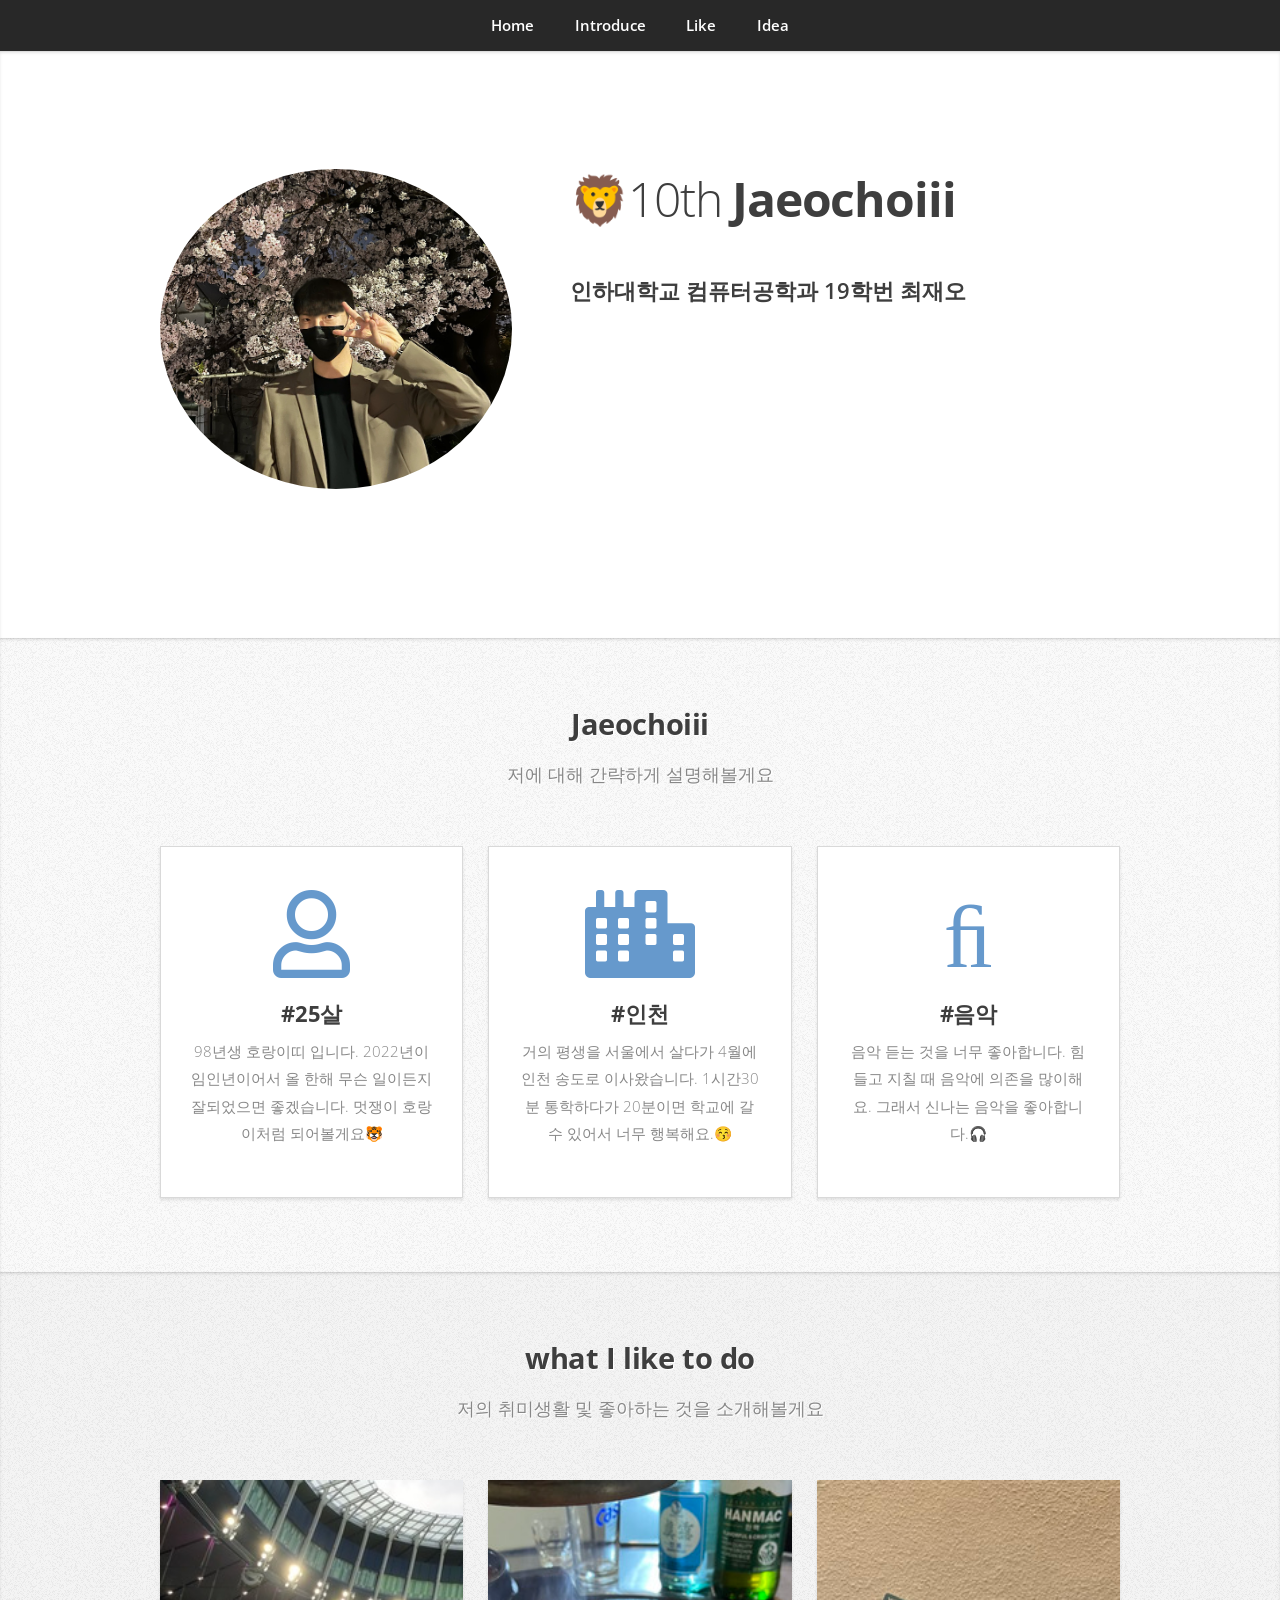
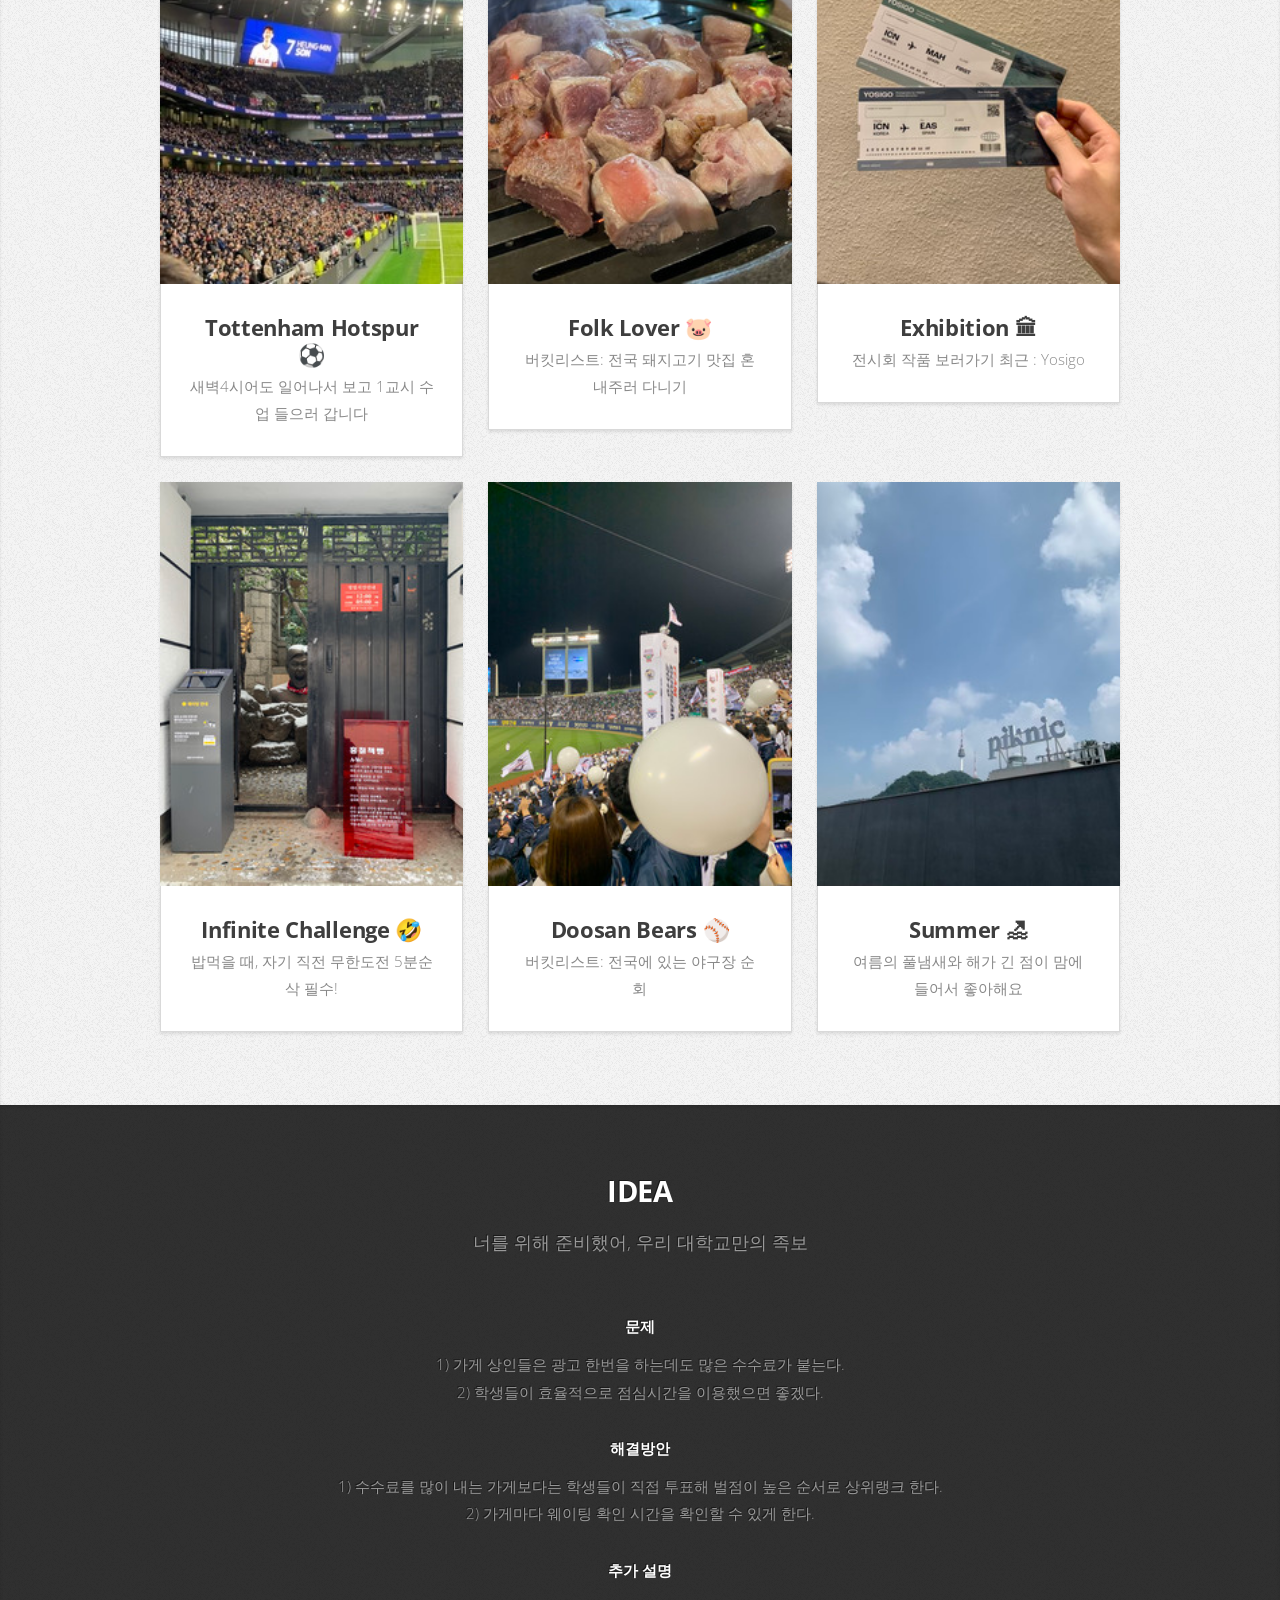
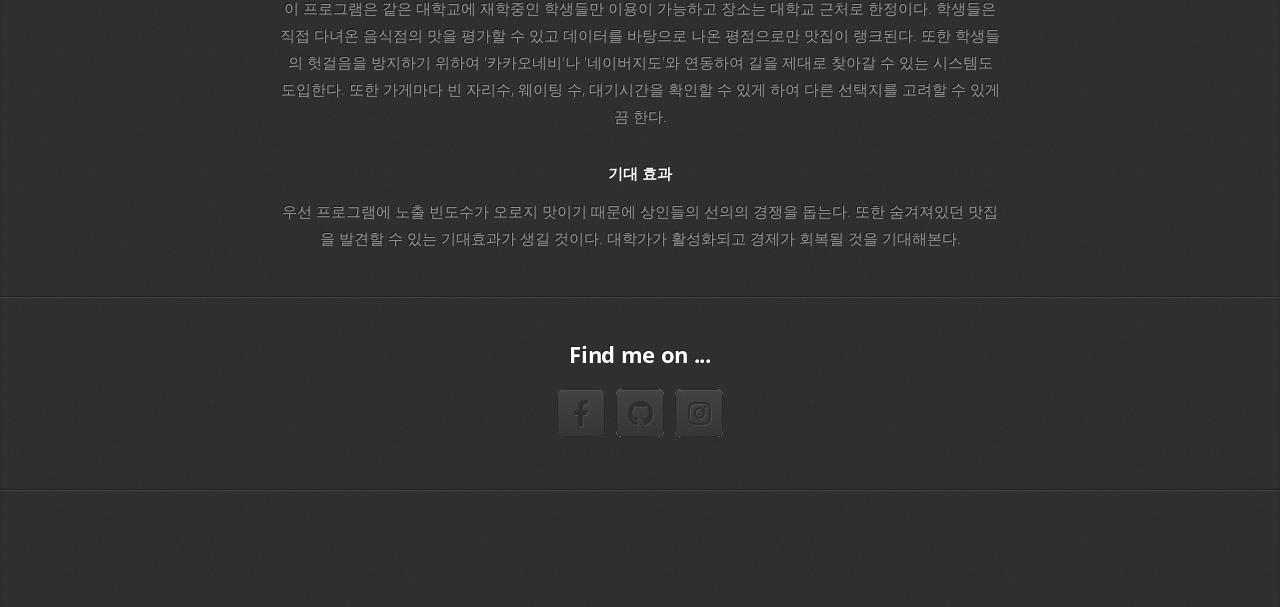
<file: index.html>
<!DOCTYPE HTML>
<html>
	<head>
		<title>Jaeochoiii</title>
		<meta charset="utf-8" />
		<meta name="viewport" content="width=device-width, initial-scale=1, user-scalable=no" />
		<link rel="stylesheet" href="assets/css/main.css" />
	</head>
	<body class="is-preload">

			<nav id="nav">
				<ul class="container">
					<li><a href="#top">Home</a></li>
					<li><a href="#work">Introduce</a></li>
					<li><a href="#portfolio">Like</a></li>
					<li><a href="#contact">Idea</a></li>
				</ul>
			</nav>
			<article id="top" class="wrapper style1">
				<div class="container">
					<div class="row">
						<div class="col-4 col-5-large col-12-medium">
							<span class="image fit"><img src="images/profile.JPEG" alt="" /></span>
						</div>
						<div class="col-8 col-7-large col-12-medium">
							<header>
								<h1>🦁10th<strong> Jaeochoiii </strong></h1>
							</header>
							<p><strong>인하대학교 컴퓨터공학과 19학번 최재오</strong></p>
						</div>
					</div>
				</div>
			</article>
			<article id="work" class="wrapper style2">
				<div class="container">
					<header>
						<h2>Jaeochoiii</h2>
						<p>저에 대해 간략하게 설명해볼게요</p>
					</header>
					<div class="row aln-center">
						<div class="col-4 col-6-medium col-12-small">
							<section class="box style1">
								<span class="icon featured fa-user"></span>
								<h3>#25살</h3>
								<p>98년생 호랑이띠 입니다. 2022년이 임인년이어서 올 한해 무슨 일이든지 잘되었으면 좋겠습니다. 멋쟁이 호랑이처럼 되어볼게요🐯</p>
							</section>
						</div>
						<div class="col-4 col-6-medium col-12-small">
							<section class="box style1">
								<span class="icon solid featured fa-city"></span>
								<h3>#인천</h3>
								<p>거의 평생을 서울에서 살다가 4월에 인천 송도로 이사왔습니다. 1시간30분 통학하다가 20분이면 학교에 갈 수 있어서 너무 행복해요.😚</p>
							</section>
						</div>
						<div class="col-4 col-6-medium col-12-small">
							<section class="box style1">
								<span class="icon featured fa-music"></span>
								<h3>#음악</h3>
								<p>음악 듣는 것을 너무 좋아합니다. 힘들고 지칠 때 음악에 의존을 많이해요. 그래서 신나는 음악을 좋아합니다.🎧</p>
							</section>
						</div>
					</div>
				</div>
			</article>

		<!-- Portfolio -->
			<article id="portfolio" class="wrapper style3">
				<div class="container">
					<header>
						<h2>what I like to do</h2>
						<p>저의 취미생활 및 좋아하는 것을 소개해볼게요</p>
					</header>
					<div class="row">
						<div class="col-4 col-6-medium col-12-small">
							<article class="box style2">
								<a href="#" class="image featured"><img src="images/hobby1.jpg" alt="" /></a>
								<h3><a href="#">Tottenham Hotspur ⚽️</a></h3>
								<p>새벽4시어도 일어나서 보고 1교시 수업 들으러 갑니다</p>
							</article>
						</div>
						<div class="col-4 col-6-medium col-12-small">
							<article class="box style2">
								<a href="#" class="image featured"><img src="images/hobby2.jpg" alt="" /></a>
								<h3><a href="#">Folk Lover 🐷</a></h3>
								<p>버킷리스트: 전국 돼지고기 맛집 혼내주러 다니기</p>
							</article>
						</div>
						<div class="col-4 col-6-medium col-12-small">
							<article class="box style2">
								<a href="#" class="image featured"><img src="images/hobby3.jpg" alt="" /></a>
								<h3><a href="#">Exhibition 🏛</a></h3>
								<p>전시회 작품 보러가기 최근 : Yosigo</p>
							</article>
						</div>
						<div class="col-4 col-6-medium col-12-small">
							<article class="box style2">
								<a href="#" class="image featured"><img src="images/hobby4.jpg" alt="" /></a>
								<h3><a href="#">Infinite Challenge 🤣</a></h3>
								<p>밥먹을 때, 자기 직전 무한도전 5분순삭 필수!</p>
							</article>
						</div>
						<div class="col-4 col-6-medium col-12-small">
							<article class="box style2">
								<a href="#" class="image featured"><img src="images/hobby5.jpg" alt="" /></a>
								<h3><a href="#">Doosan Bears ⚾️</a></h3>
								<p>버킷리스트: 전국에 있는 야구장 순회</p>
							</article>
						</div>
						<div class="col-4 col-6-medium col-12-small">
							<article class="box style2">
								<a href="#" class="image featured"><img src="images/hobby6.jpg" alt="" /></a>
								<h3><a href="#">Summer 🏖</a></h3>
								<p>여름의 풀냄새와 해가 긴 점이 맘에 들어서 좋아해요</p>
							</article>
						</div>
					</div>
				</div>
			</article>

		<!-- Contact -->
			<article id="contact" class="wrapper style4">
				<div class="container medium">
					<header>
						<h2>IDEA</h2>
						<p>너를 위해 준비했어, 우리 대학교만의 족보</p>
					</header>
					<h4>문제</h4>
					<p>1) 가게 상인들은 광고 한번을 하는데도 많은 수수료가 붙는다.<br> 2) 학생들이 효율적으로 점심시간을 이용했으면 좋겠다.</p>
					<h4>해결방안</h4>
					<p>1) 수수료를 많이 내는 가게보다는 학생들이 직접 투표해 벌점이 높은 순서로 상위랭크 한다. <br> 2) 가게마다 웨이팅 확인 시간을 확인할 수 있게 한다. </p>
					<h4>추가 설명</h4>
					<p>이 프로그램은 같은 대학교에 재학중인 학생들만 이용이 가능하고 장소는 대학교 근처로 한정이다. 학생들은 직접 다녀온 음식점의 맛을 평가할 수 있고 데이터를 바탕으로 나온 평점으로만 맛집이 랭크된다. 
						또한 학생들의 헛걸음을 방지하기 위하여 '카카오네비'나 '네이버지도'와 연동하여 길을 제대로 찾아갈 수 있는 시스템도 도입한다. 또한 가게마다 빈 자리수, 웨이팅 수, 대기시간을 확인할 수 있게 하여
						다른 선택지를 고려할 수 있게끔 한다.
					</p>
					<h4> 기대 효과</h4>
					<p>우선 프로그램에 노출 빈도수가 오로지 맛이기 때문에 상인들의 선의의 경쟁을 돕는다. 또한 숨겨져있던 맛집을 발견할 수 있는 기대효과가 생길 것이다. 
						대학가가 활성화되고 경제가 회복될 것을 기대해본다.
					</p>
				</div>
						<div class="col-12">
							<hr />
							<h3>Find me on ...</h3>
							<ul class="social">
								<li><a href="https://www.facebook.com/JOJXEO" class="icon brands fa-facebook-f"><span class="label">Facebook</span></a></li>
								<li><a href="https://github.com/jaeochoii" class="icon brands fa-github"><span class="label">Github</span></a></li>
								<li><a href="https://www.instagram.com/jaeochoiii0716/" class="icon brands fa-instagram"><span class="label">Github</span></a></li>
							</ul>
							<hr />
						</div>
					</div>
				</div>
			</article>

		<!-- Scripts -->
			<script src="assets/js/jquery.min.js"></script>
			<script src="assets/js/jquery.scrolly.min.js"></script>
			<script src="assets/js/browser.min.js"></script>
			<script src="assets/js/breakpoints.min.js"></script>
			<script src="assets/js/util.js"></script>
			<script src="assets/js/main.js"></script>

	</body>
</html>
</file>
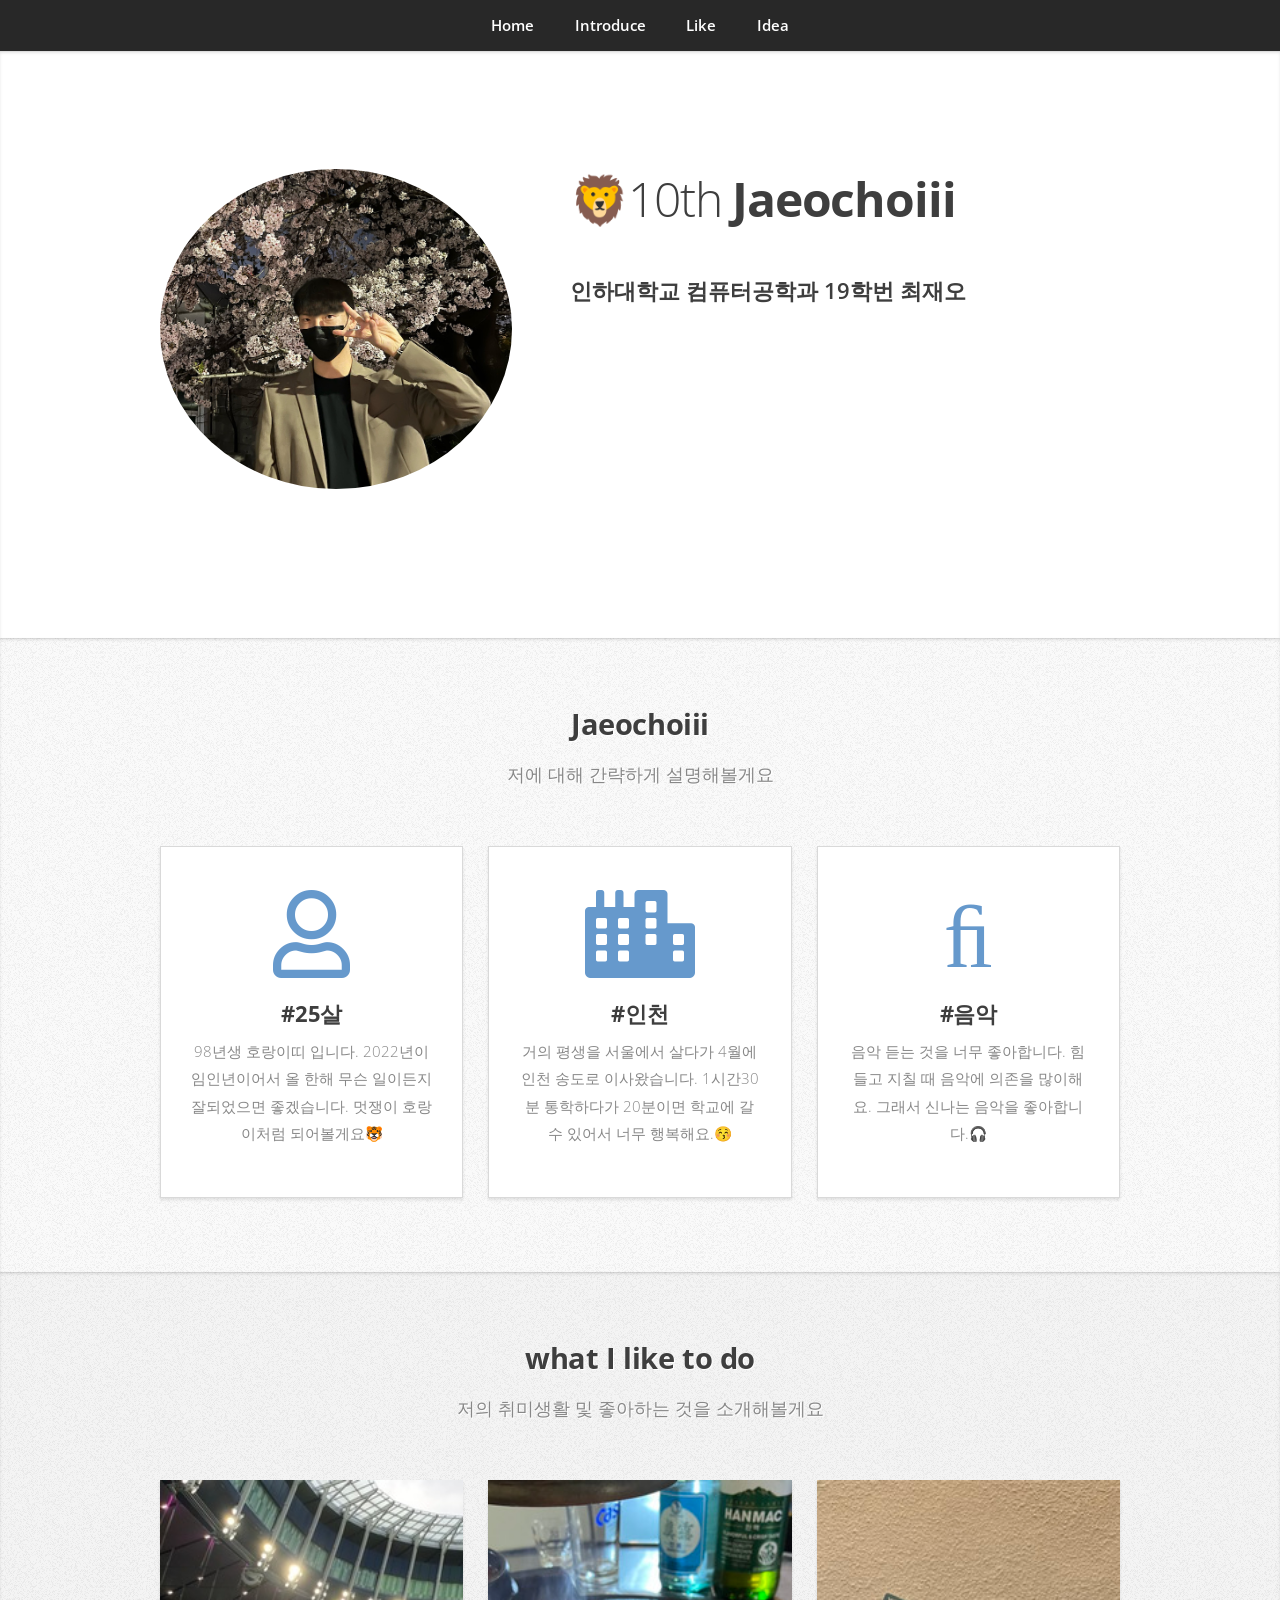
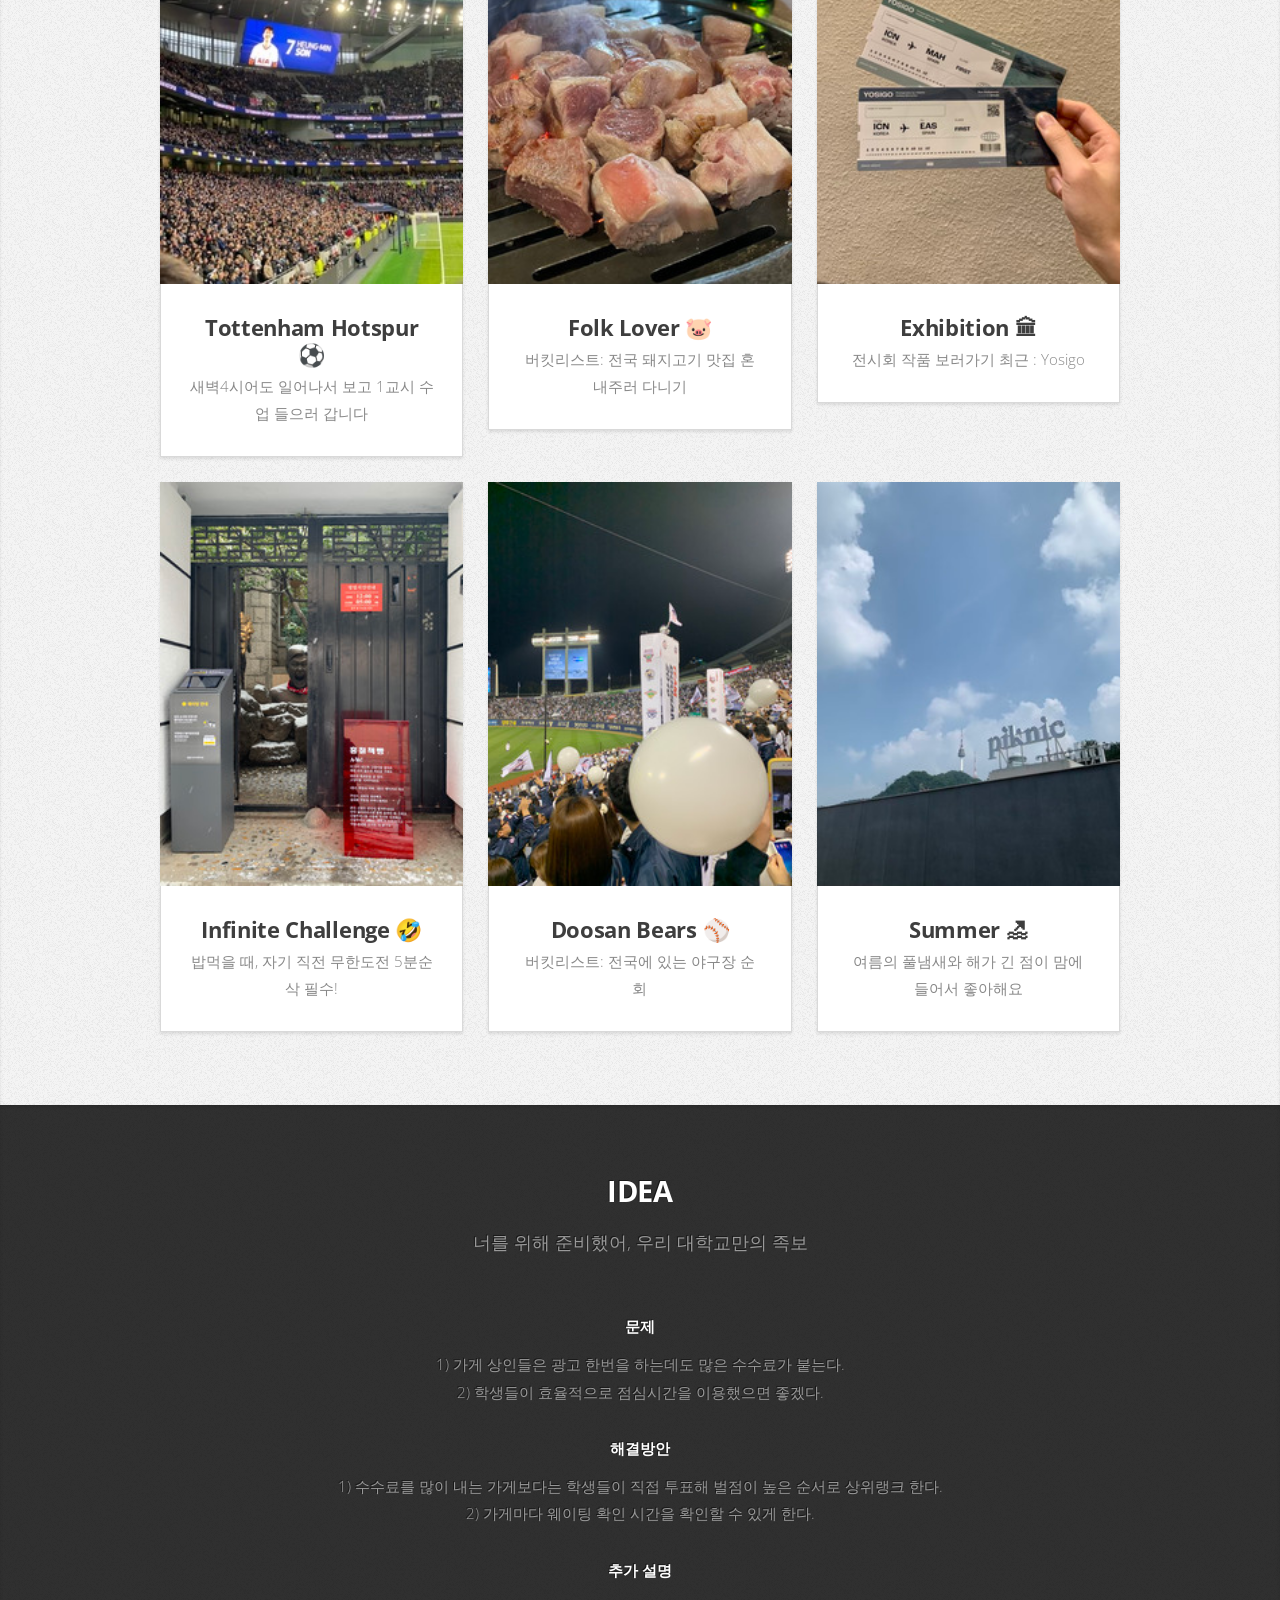
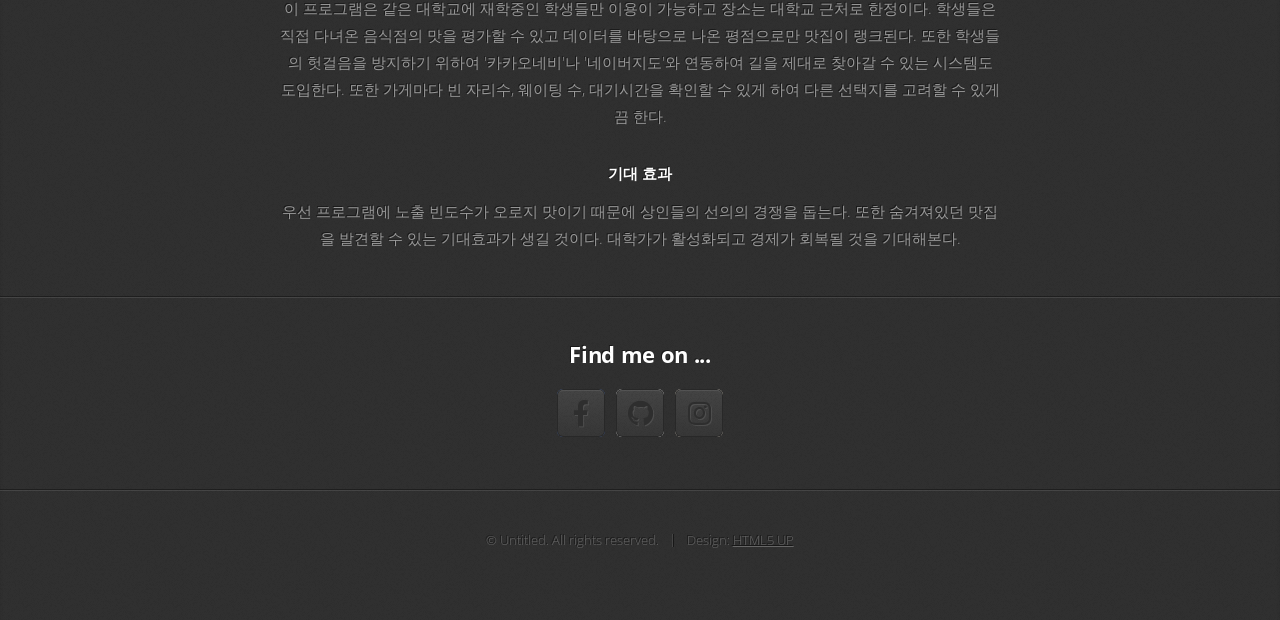
<file: introduce.html>
<!DOCTYPE HTML>
<html>
	<head>
		<title>Jaeochoiii</title>
		<meta charset="utf-8" />
		<meta name="viewport" content="width=device-width, initial-scale=1, user-scalable=no" />
		<link rel="stylesheet" href="assets/css/main.css" />
	</head>
	<body class="is-preload">

			<nav id="nav">
				<ul class="container">
					<li><a href="#top">Home</a></li>
					<li><a href="#work">Introduce</a></li>
					<li><a href="#portfolio">Like</a></li>
					<li><a href="#contact">Idea</a></li>
				</ul>
			</nav>
			<article id="top" class="wrapper style1">
				<div class="container">
					<div class="row">
						<div class="col-4 col-5-large col-12-medium">
							<span class="image fit"><img src="images/profile.JPEG" alt="" /></span>
						</div>
						<div class="col-8 col-7-large col-12-medium">
							<header>
								<h1>🦁10th<strong> Jaeochoiii </strong></h1>
							</header>
							<p><strong>인하대학교 컴퓨터공학과 19학번 최재오</strong></p>
						</div>
					</div>
				</div>
			</article>
			<article id="work" class="wrapper style2">
				<div class="container">
					<header>
						<h2>Jaeochoiii</h2>
						<p>저에 대해 간략하게 설명해볼게요</p>
					</header>
					<div class="row aln-center">
						<div class="col-4 col-6-medium col-12-small">
							<section class="box style1">
								<span class="icon featured fa-user"></span>
								<h3>#25살</h3>
								<p>98년생 호랑이띠 입니다. 2022년이 임인년이어서 올 한해 무슨 일이든지 잘되었으면 좋겠습니다. 멋쟁이 호랑이처럼 되어볼게요🐯</p>
							</section>
						</div>
						<div class="col-4 col-6-medium col-12-small">
							<section class="box style1">
								<span class="icon solid featured fa-city"></span>
								<h3>#인천</h3>
								<p>거의 평생을 서울에서 살다가 4월에 인천 송도로 이사왔습니다. 1시간30분 통학하다가 20분이면 학교에 갈 수 있어서 너무 행복해요.😚</p>
							</section>
						</div>
						<div class="col-4 col-6-medium col-12-small">
							<section class="box style1">
								<span class="icon featured fa-music"></span>
								<h3>#음악</h3>
								<p>음악 듣는 것을 너무 좋아합니다. 힘들고 지칠 때 음악에 의존을 많이해요. 그래서 신나는 음악을 좋아합니다.🎧</p>
							</section>
						</div>
					</div>
				</div>
			</article>

		<!-- Portfolio -->
			<article id="portfolio" class="wrapper style3">
				<div class="container">
					<header>
						<h2>what I like to do</h2>
						<p>저의 취미생활 및 좋아하는 것을 소개해볼게요</p>
					</header>
					<div class="row">
						<div class="col-4 col-6-medium col-12-small">
							<article class="box style2">
								<a href="#" class="image featured"><img src="images/hobby1.jpg" alt="" /></a>
								<h3><a href="#">Tottenham Hotspur ⚽️</a></h3>
								<p>새벽4시어도 일어나서 보고 1교시 수업 들으러 갑니다</p>
							</article>
						</div>
						<div class="col-4 col-6-medium col-12-small">
							<article class="box style2">
								<a href="#" class="image featured"><img src="images/hobby2.jpg" alt="" /></a>
								<h3><a href="#">Folk Lover 🐷</a></h3>
								<p>버킷리스트: 전국 돼지고기 맛집 혼내주러 다니기</p>
							</article>
						</div>
						<div class="col-4 col-6-medium col-12-small">
							<article class="box style2">
								<a href="#" class="image featured"><img src="images/hobby3.jpg" alt="" /></a>
								<h3><a href="#">Exhibition 🏛</a></h3>
								<p>전시회 작품 보러가기 최근 : Yosigo</p>
							</article>
						</div>
						<div class="col-4 col-6-medium col-12-small">
							<article class="box style2">
								<a href="#" class="image featured"><img src="images/hobby4.jpg" alt="" /></a>
								<h3><a href="#">Infinite Challenge 🤣</a></h3>
								<p>밥먹을 때, 자기 직전 무한도전 5분순삭 필수!</p>
							</article>
						</div>
						<div class="col-4 col-6-medium col-12-small">
							<article class="box style2">
								<a href="#" class="image featured"><img src="images/hobby5.jpg" alt="" /></a>
								<h3><a href="#">Doosan Bears ⚾️</a></h3>
								<p>버킷리스트: 전국에 있는 야구장 순회</p>
							</article>
						</div>
						<div class="col-4 col-6-medium col-12-small">
							<article class="box style2">
								<a href="#" class="image featured"><img src="images/hobby6.jpg" alt="" /></a>
								<h3><a href="#">Summer 🏖</a></h3>
								<p>여름의 풀냄새와 해가 긴 점이 맘에 들어서 좋아해요</p>
							</article>
						</div>
					</div>
				</div>
			</article>

		<!-- Contact -->
			<article id="contact" class="wrapper style4">
				<div class="container medium">
					<header>
						<h2>IDEA</h2>
						<p>너를 위해 준비했어, 우리 대학교만의 족보</p>
					</header>
					<h4>문제</h4>
					<p>1) 가게 상인들은 광고 한번을 하는데도 많은 수수료가 붙는다.<br> 2) 학생들이 효율적으로 점심시간을 이용했으면 좋겠다.</p>
					<h4>해결방안</h4>
					<p>1) 수수료를 많이 내는 가게보다는 학생들이 직접 투표해 벌점이 높은 순서로 상위랭크 한다. <br> 2) 가게마다 웨이팅 확인 시간을 확인할 수 있게 한다. </p>
					<h4>추가 설명</h4>
					<p>이 프로그램은 같은 대학교에 재학중인 학생들만 이용이 가능하고 장소는 대학교 근처로 한정이다. 학생들은 직접 다녀온 음식점의 맛을 평가할 수 있고 데이터를 바탕으로 나온 평점으로만 맛집이 랭크된다. 
						또한 학생들의 헛걸음을 방지하기 위하여 '카카오네비'나 '네이버지도'와 연동하여 길을 제대로 찾아갈 수 있는 시스템도 도입한다. 또한 가게마다 빈 자리수, 웨이팅 수, 대기시간을 확인할 수 있게 하여
						다른 선택지를 고려할 수 있게끔 한다.
					</p>
					<h4> 기대 효과</h4>
					<p>우선 프로그램에 노출 빈도수가 오로지 맛이기 때문에 상인들의 선의의 경쟁을 돕는다. 또한 숨겨져있던 맛집을 발견할 수 있는 기대효과가 생길 것이다. 
						대학가가 활성화되고 경제가 회복될 것을 기대해본다.
					</p>
				</div>
						<div class="col-12">
							<hr />
							<h3>Find me on ...</h3>
							<ul class="social">
								<li><a href="https://www.facebook.com/JOJXEO" class="icon brands fa-facebook-f"><span class="label">Facebook</span></a></li>
								<li><a href="https://github.com/jaeochoii" class="icon brands fa-github"><span class="label">Github</span></a></li>
								<li><a href="https://www.instagram.com/jaeochoiii0716/" class="icon brands fa-instagram"><span class="label">Github</span></a></li>
							</ul>
							<hr />
						</div>
					</div>
					<footer>
						<ul id="copyright">
							<li>&copy; Untitled. All rights reserved.</li><li>Design: <a href="http://html5up.net">HTML5 UP</a></li>
						</ul>
					</footer>
				</div>
			</article>

		<!-- Scripts -->
			<script src="assets/js/jquery.min.js"></script>
			<script src="assets/js/jquery.scrolly.min.js"></script>
			<script src="assets/js/browser.min.js"></script>
			<script src="assets/js/breakpoints.min.js"></script>
			<script src="assets/js/util.js"></script>
			<script src="assets/js/main.js"></script>

	</body>
</html>
</file>
<file: assets/css/main.css>
@import url("https://fonts.googleapis.com/css?family=Open+Sans:300,300italic,600,600italic,700");
@import url("fontawesome-all.min.css");

/*
	Miniport by HTML5 UP
	html5up.net | @ajlkn
	Free for personal and commercial use under the CCA 3.0 license (html5up.net/license)
*/

html, body, div, span, applet, object,
iframe, h1, h2, h3, h4, h5, h6, p, blockquote,
pre, a, abbr, acronym, address, big, cite,
code, del, dfn, em, img, ins, kbd, q, s, samp,
small, strike, strong, sub, sup, tt, var, b,
u, i, center, dl, dt, dd, ol, ul, li, fieldset,
form, label, legend, table, caption, tbody,
tfoot, thead, tr, th, td, article, aside,
canvas, details, embed, figure, figcaption,
footer, header, hgroup, menu, nav, output, ruby,
section, summary, time, mark, audio, video {
	margin: 0;
	padding: 0;
	border: 0;
	font-size: 100%;
	font: inherit;
	vertical-align: baseline;}

article, aside, details, figcaption, figure,
footer, header, hgroup, menu, nav, section {
	display: block;}

body {
	line-height: 1;
}

ol, ul {
	list-style: none;
}

blockquote, q {
	quotes: none;
}

	blockquote:before, blockquote:after, q:before, q:after {
		content: '';
		content: none;
	}

table {
	border-collapse: collapse;
	border-spacing: 0;
}

body {
	-webkit-text-size-adjust: none;
}

mark {
	background-color: transparent;
	color: inherit;
}

input::-moz-focus-inner {
	border: 0;
	padding: 0;
}

input, select, textarea {
	-moz-appearance: none;
	-webkit-appearance: none;
	-ms-appearance: none;
	appearance: none;
}

/* Basic */

	html {
		box-sizing: border-box;
	}

	*, *:before, *:after {
		box-sizing: inherit;
	}

	body {
		padding-top: 3.5em;
	}

		body.is-preload *, body.is-preload *:before, body.is-preload *:after {
			-moz-animation: none !important;
			-webkit-animation: none !important;
			-ms-animation: none !important;
			animation: none !important;
			-moz-transition: none !important;
			-webkit-transition: none !important;
			-ms-transition: none !important;
			transition: none !important;
		}

	body, input, textarea, select {
		font-family: 'Open Sans', sans-serif;
		line-height: 1.85em;
		color: #888;
		font-weight: 300;
		font-size: 13pt;
	}

	a {
		-moz-transition: color .2s ease-in-out;
		-webkit-transition: color .2s ease-in-out;
		-ms-transition: color .2s ease-in-out;
		transition: color .2s ease-in-out;
		color: #43B3E0;
		text-decoration: underline;
	}

		a:hover {
			color: #43bff0 !important;
		}

		a img {
			border: 0;
		}

	b, strong {
		font-weight: 600;
		color: #3e3e3e;
	}

	i, em {
		font-style: italic;
	}

	sub {
		position: relative;
		top: 0.5em;
		font-size: 0.8em;
	}

	sup {
		position: relative;
		top: -0.5em;
		font-size: 0.8em;
	}

	blockquote {
		border-left: solid 0.75em #eee;
		padding: 1em 0 1em 1.5em;
		font-style: italic;
	}

	h1, h2, h3, h4, h5, h6 {
		color: #3e3e3e;
		margin: 0 0 0.75em 0;
	}

	h1 a, h2 a, h3 a, h4 a, h5 a, h6 a {
		text-decoration: none;
		color: inherit;
	}

	h2, h3, h4, h5, h6 {
		font-weight: 700;
	}

	h1 {
		font-size: 3.25em;
		letter-spacing: -0.025em;
		font-weight: 300;
	}

		h1 strong {
			font-weight: 700;
		}

	h2 {
		font-size: 2em;
		letter-spacing: -0.015em;
	}

	h3 {
		font-size: 1.5em;
		letter-spacing: -0.015em;
	}

	em, i {
		font-style: italic;
	}

	br.clear {
		clear: both;
	}

	hr {
		border: 0;
		border-top: solid 1px #444;
		border-top-color: rgba(0, 0, 0, 0.35);
		box-shadow: 0px 1px 0px 0px rgba(255, 255, 255, 0.1);
		height: 1px;
		margin: 3em 0;
	}

	p, ul, ol, dl, table {
		margin-bottom: 2em;
	}

	header {
		margin: 0 0 3em 0;
	}

		header > p {
			font-size: 1.25em;
			margin: 0;
		}

	footer {
		margin: 3em 0 0 0;
	}

		footer > p {
			font-size: 1.25em;
		}

/* Container */

	.container {
		margin: 0 auto;
		max-width: calc(100% - 50px);
		width: 1200px;
	}

		.container.medium {
			width: 900px;
		}

		@media screen and (max-width: 1680px) {

			.container {
				width: 1200px;
			}

				.container.medium {
					width: 900px;
				}

		}

		@media screen and (max-width: 1280px) {

			.container {
				width: 960px;
			}

				.container.medium {
					width: 720px;
				}

		}

		@media screen and (max-width: 980px) {

			.container {
				width: 100%;
			}

				.container.medium {
					width: 75%;
				}

		}

		@media screen and (max-width: 736px) {

			.container {
				width: 100%;
				max-width: calc(100% - 30px);
			}

				.container.medium {
					width: 100%;
				}

		}

/* Row */

	.row {
		display: flex;
		flex-wrap: wrap;
		box-sizing: border-box;
		align-items: stretch;
	}

		.row > * {
			box-sizing: border-box;
		}

		.row.gtr-uniform > * > :last-child {
			margin-bottom: 0;
		}

		.row.aln-left {
			justify-content: flex-start;
		}

		.row.aln-center {
			justify-content: center;
		}

		.row.aln-right {
			justify-content: flex-end;
		}

		.row.aln-top {
			align-items: flex-start;
		}

		.row.aln-middle {
			align-items: center;
		}

		.row.aln-bottom {
			align-items: flex-end;
		}

		.row > .imp {
			order: -1;
		}

		.row > .col-1 {
			width: 8.33333%;
		}

		.row > .off-1 {
			margin-left: 8.33333%;
		}

		.row > .col-2 {
			width: 16.66667%;
		}

		.row > .off-2 {
			margin-left: 16.66667%;
		}

		.row > .col-3 {
			width: 25%;
		}

		.row > .off-3 {
			margin-left: 25%;
		}

		.row > .col-4 {
			width: 33.33333%;
		}

		.row > .off-4 {
			margin-left: 33.33333%;
		}

		.row > .col-5 {
			width: 41.66667%;
		}

		.row > .off-5 {
			margin-left: 41.66667%;
		}

		.row > .col-6 {
			width: 50%;
		}

		.row > .off-6 {
			margin-left: 50%;
		}

		.row > .col-7 {
			width: 58.33333%;
		}

		.row > .off-7 {
			margin-left: 58.33333%;
		}

		.row > .col-8 {
			width: 66.66667%;
		}

		.row > .off-8 {
			margin-left: 66.66667%;
		}

		.row > .col-9 {
			width: 75%;
		}

		.row > .off-9 {
			margin-left: 75%;
		}

		.row > .col-10 {
			width: 83.33333%;
		}

		.row > .off-10 {
			margin-left: 83.33333%;
		}

		.row > .col-11 {
			width: 91.66667%;
		}

		.row > .off-11 {
			margin-left: 91.66667%;
		}

		.row > .col-12 {
			width: 100%;
		}

		.row > .off-12 {
			margin-left: 100%;
		}

		.row.gtr-0 {
			margin-top: 0px;
			margin-left: 0px;
		}

			.row.gtr-0 > * {
				padding: 0px 0 0 0px;
			}

			.row.gtr-0.gtr-uniform {
				margin-top: 0px;
			}

				.row.gtr-0.gtr-uniform > * {
					padding-top: 0px;
				}

		.row.gtr-25 {
			margin-top: -6.25px;
			margin-left: -6.25px;
		}

			.row.gtr-25 > * {
				padding: 6.25px 0 0 6.25px;
			}

			.row.gtr-25.gtr-uniform {
				margin-top: -6.25px;
			}

				.row.gtr-25.gtr-uniform > * {
					padding-top: 6.25px;
				}

		.row.gtr-50 {
			margin-top: -12.5px;
			margin-left: -12.5px;
		}

			.row.gtr-50 > * {
				padding: 12.5px 0 0 12.5px;
			}

			.row.gtr-50.gtr-uniform {
				margin-top: -12.5px;
			}

				.row.gtr-50.gtr-uniform > * {
					padding-top: 12.5px;
				}

		.row {
			margin-top: -25px;
			margin-left: -25px;
		}

			.row > * {
				padding: 25px 0 0 25px;
			}

			.row.gtr-uniform {
				margin-top: -25px;
			}

				.row.gtr-uniform > * {
					padding-top: 25px;
				}

		.row.gtr-150 {
			margin-top: -37.5px;
			margin-left: -37.5px;
		}

			.row.gtr-150 > * {
				padding: 37.5px 0 0 37.5px;
			}

			.row.gtr-150.gtr-uniform {
				margin-top: -37.5px;
			}

				.row.gtr-150.gtr-uniform > * {
					padding-top: 37.5px;
				}

		.row.gtr-200 {
			margin-top: -50px;
			margin-left: -50px;
		}

			.row.gtr-200 > * {
				padding: 50px 0 0 50px;
			}

			.row.gtr-200.gtr-uniform {
				margin-top: -50px;
			}

				.row.gtr-200.gtr-uniform > * {
					padding-top: 50px;
				}

		@media screen and (max-width: 1680px) {

			.row {
				display: flex;
				flex-wrap: wrap;
				box-sizing: border-box;
				align-items: stretch;
			}

				.row > * {
					box-sizing: border-box;
				}

				.row.gtr-uniform > * > :last-child {
					margin-bottom: 0;
				}

				.row.aln-left {
					justify-content: flex-start;
				}

				.row.aln-center {
					justify-content: center;
				}

				.row.aln-right {
					justify-content: flex-end;
				}

				.row.aln-top {
					align-items: flex-start;
				}

				.row.aln-middle {
					align-items: center;
				}

				.row.aln-bottom {
					align-items: flex-end;
				}

				.row > .imp-xlarge {
					order: -1;
				}

				.row > .col-1-xlarge {
					width: 8.33333%;
				}

				.row > .off-1-xlarge {
					margin-left: 8.33333%;
				}

				.row > .col-2-xlarge {
					width: 16.66667%;
				}

				.row > .off-2-xlarge {
					margin-left: 16.66667%;
				}

				.row > .col-3-xlarge {
					width: 25%;
				}

				.row > .off-3-xlarge {
					margin-left: 25%;
				}

				.row > .col-4-xlarge {
					width: 33.33333%;
				}

				.row > .off-4-xlarge {
					margin-left: 33.33333%;
				}

				.row > .col-5-xlarge {
					width: 41.66667%;
				}

				.row > .off-5-xlarge {
					margin-left: 41.66667%;
				}

				.row > .col-6-xlarge {
					width: 50%;
				}

				.row > .off-6-xlarge {
					margin-left: 50%;
				}

				.row > .col-7-xlarge {
					width: 58.33333%;
				}

				.row > .off-7-xlarge {
					margin-left: 58.33333%;
				}

				.row > .col-8-xlarge {
					width: 66.66667%;
				}

				.row > .off-8-xlarge {
					margin-left: 66.66667%;
				}

				.row > .col-9-xlarge {
					width: 75%;
				}

				.row > .off-9-xlarge {
					margin-left: 75%;
				}

				.row > .col-10-xlarge {
					width: 83.33333%;
				}

				.row > .off-10-xlarge {
					margin-left: 83.33333%;
				}

				.row > .col-11-xlarge {
					width: 91.66667%;
				}

				.row > .off-11-xlarge {
					margin-left: 91.66667%;
				}

				.row > .col-12-xlarge {
					width: 100%;
				}

				.row > .off-12-xlarge {
					margin-left: 100%;
				}

				.row.gtr-0 {
					margin-top: 0px;
					margin-left: 0px;
				}

					.row.gtr-0 > * {
						padding: 0px 0 0 0px;
					}

					.row.gtr-0.gtr-uniform {
						margin-top: 0px;
					}

						.row.gtr-0.gtr-uniform > * {
							padding-top: 0px;
						}

				.row.gtr-25 {
					margin-top: -6.25px;
					margin-left: -6.25px;
				}

					.row.gtr-25 > * {
						padding: 6.25px 0 0 6.25px;
					}

					.row.gtr-25.gtr-uniform {
						margin-top: -6.25px;
					}

						.row.gtr-25.gtr-uniform > * {
							padding-top: 6.25px;
						}

				.row.gtr-50 {
					margin-top: -12.5px;
					margin-left: -12.5px;
				}

					.row.gtr-50 > * {
						padding: 12.5px 0 0 12.5px;
					}

					.row.gtr-50.gtr-uniform {
						margin-top: -12.5px;
					}

						.row.gtr-50.gtr-uniform > * {
							padding-top: 12.5px;
						}

				.row {
					margin-top: -25px;
					margin-left: -25px;
				}

					.row > * {
						padding: 25px 0 0 25px;
					}

					.row.gtr-uniform {
						margin-top: -25px;
					}

						.row.gtr-uniform > * {
							padding-top: 25px;
						}

				.row.gtr-150 {
					margin-top: -37.5px;
					margin-left: -37.5px;
				}

					.row.gtr-150 > * {
						padding: 37.5px 0 0 37.5px;
					}

					.row.gtr-150.gtr-uniform {
						margin-top: -37.5px;
					}

						.row.gtr-150.gtr-uniform > * {
							padding-top: 37.5px;
						}

				.row.gtr-200 {
					margin-top: -50px;
					margin-left: -50px;
				}

					.row.gtr-200 > * {
						padding: 50px 0 0 50px;
					}

					.row.gtr-200.gtr-uniform {
						margin-top: -50px;
					}

						.row.gtr-200.gtr-uniform > * {
							padding-top: 50px;
						}

		}

		@media screen and (max-width: 1280px) {

			.row {
				display: flex;
				flex-wrap: wrap;
				box-sizing: border-box;
				align-items: stretch;
			}

				.row > * {
					box-sizing: border-box;
				}

				.row.gtr-uniform > * > :last-child {
					margin-bottom: 0;
				}

				.row.aln-left {
					justify-content: flex-start;
				}

				.row.aln-center {
					justify-content: center;
				}

				.row.aln-right {
					justify-content: flex-end;
				}

				.row.aln-top {
					align-items: flex-start;
				}

				.row.aln-middle {
					align-items: center;
				}

				.row.aln-bottom {
					align-items: flex-end;
				}

				.row > .imp-large {
					order: -1;
				}

				.row > .col-1-large {
					width: 8.33333%;
				}

				.row > .off-1-large {
					margin-left: 8.33333%;
				}

				.row > .col-2-large {
					width: 16.66667%;
				}

				.row > .off-2-large {
					margin-left: 16.66667%;
				}

				.row > .col-3-large {
					width: 25%;
				}

				.row > .off-3-large {
					margin-left: 25%;
				}

				.row > .col-4-large {
					width: 33.33333%;
				}

				.row > .off-4-large {
					margin-left: 33.33333%;
				}

				.row > .col-5-large {
					width: 41.66667%;
				}

				.row > .off-5-large {
					margin-left: 41.66667%;
				}

				.row > .col-6-large {
					width: 50%;
				}

				.row > .off-6-large {
					margin-left: 50%;
				}

				.row > .col-7-large {
					width: 58.33333%;
				}

				.row > .off-7-large {
					margin-left: 58.33333%;
				}

				.row > .col-8-large {
					width: 66.66667%;
				}

				.row > .off-8-large {
					margin-left: 66.66667%;
				}

				.row > .col-9-large {
					width: 75%;
				}

				.row > .off-9-large {
					margin-left: 75%;
				}

				.row > .col-10-large {
					width: 83.33333%;
				}

				.row > .off-10-large {
					margin-left: 83.33333%;
				}

				.row > .col-11-large {
					width: 91.66667%;
				}

				.row > .off-11-large {
					margin-left: 91.66667%;
				}

				.row > .col-12-large {
					width: 100%;
				}

				.row > .off-12-large {
					margin-left: 100%;
				}

				.row.gtr-0 {
					margin-top: 0px;
					margin-left: 0px;
				}

					.row.gtr-0 > * {
						padding: 0px 0 0 0px;
					}

					.row.gtr-0.gtr-uniform {
						margin-top: 0px;
					}

						.row.gtr-0.gtr-uniform > * {
							padding-top: 0px;
						}

				.row.gtr-25 {
					margin-top: -6.25px;
					margin-left: -6.25px;
				}

					.row.gtr-25 > * {
						padding: 6.25px 0 0 6.25px;
					}

					.row.gtr-25.gtr-uniform {
						margin-top: -6.25px;
					}

						.row.gtr-25.gtr-uniform > * {
							padding-top: 6.25px;
						}

				.row.gtr-50 {
					margin-top: -12.5px;
					margin-left: -12.5px;
				}

					.row.gtr-50 > * {
						padding: 12.5px 0 0 12.5px;
					}

					.row.gtr-50.gtr-uniform {
						margin-top: -12.5px;
					}

						.row.gtr-50.gtr-uniform > * {
							padding-top: 12.5px;
						}

				.row {
					margin-top: -25px;
					margin-left: -25px;
				}

					.row > * {
						padding: 25px 0 0 25px;
					}

					.row.gtr-uniform {
						margin-top: -25px;
					}

						.row.gtr-uniform > * {
							padding-top: 25px;
						}

				.row.gtr-150 {
					margin-top: -37.5px;
					margin-left: -37.5px;
				}

					.row.gtr-150 > * {
						padding: 37.5px 0 0 37.5px;
					}

					.row.gtr-150.gtr-uniform {
						margin-top: -37.5px;
					}

						.row.gtr-150.gtr-uniform > * {
							padding-top: 37.5px;
						}

				.row.gtr-200 {
					margin-top: -50px;
					margin-left: -50px;
				}

					.row.gtr-200 > * {
						padding: 50px 0 0 50px;
					}

					.row.gtr-200.gtr-uniform {
						margin-top: -50px;
					}

						.row.gtr-200.gtr-uniform > * {
							padding-top: 50px;
						}

		}

		@media screen and (max-width: 980px) {

			.row {
				display: flex;
				flex-wrap: wrap;
				box-sizing: border-box;
				align-items: stretch;
			}

				.row > * {
					box-sizing: border-box;
				}

				.row.gtr-uniform > * > :last-child {
					margin-bottom: 0;
				}

				.row.aln-left {
					justify-content: flex-start;
				}

				.row.aln-center {
					justify-content: center;
				}

				.row.aln-right {
					justify-content: flex-end;
				}

				.row.aln-top {
					align-items: flex-start;
				}

				.row.aln-middle {
					align-items: center;
				}

				.row.aln-bottom {
					align-items: flex-end;
				}

				.row > .imp-medium {
					order: -1;
				}

				.row > .col-1-medium {
					width: 8.33333%;
				}

				.row > .off-1-medium {
					margin-left: 8.33333%;
				}

				.row > .col-2-medium {
					width: 16.66667%;
				}

				.row > .off-2-medium {
					margin-left: 16.66667%;
				}

				.row > .col-3-medium {
					width: 25%;
				}

				.row > .off-3-medium {
					margin-left: 25%;
				}

				.row > .col-4-medium {
					width: 33.33333%;
				}

				.row > .off-4-medium {
					margin-left: 33.33333%;
				}

				.row > .col-5-medium {
					width: 41.66667%;
				}

				.row > .off-5-medium {
					margin-left: 41.66667%;
				}

				.row > .col-6-medium {
					width: 50%;
				}

				.row > .off-6-medium {
					margin-left: 50%;
				}

				.row > .col-7-medium {
					width: 58.33333%;
				}

				.row > .off-7-medium {
					margin-left: 58.33333%;
				}

				.row > .col-8-medium {
					width: 66.66667%;
				}

				.row > .off-8-medium {
					margin-left: 66.66667%;
				}

				.row > .col-9-medium {
					width: 75%;
				}

				.row > .off-9-medium {
					margin-left: 75%;
				}

				.row > .col-10-medium {
					width: 83.33333%;
				}

				.row > .off-10-medium {
					margin-left: 83.33333%;
				}

				.row > .col-11-medium {
					width: 91.66667%;
				}

				.row > .off-11-medium {
					margin-left: 91.66667%;
				}

				.row > .col-12-medium {
					width: 100%;
				}

				.row > .off-12-medium {
					margin-left: 100%;
				}

				.row.gtr-0 {
					margin-top: 0px;
					margin-left: 0px;
				}

					.row.gtr-0 > * {
						padding: 0px 0 0 0px;
					}

					.row.gtr-0.gtr-uniform {
						margin-top: 0px;
					}

						.row.gtr-0.gtr-uniform > * {
							padding-top: 0px;
						}

				.row.gtr-25 {
					margin-top: -6.25px;
					margin-left: -6.25px;
				}

					.row.gtr-25 > * {
						padding: 6.25px 0 0 6.25px;
					}

					.row.gtr-25.gtr-uniform {
						margin-top: -6.25px;
					}

						.row.gtr-25.gtr-uniform > * {
							padding-top: 6.25px;
						}

				.row.gtr-50 {
					margin-top: -12.5px;
					margin-left: -12.5px;
				}

					.row.gtr-50 > * {
						padding: 12.5px 0 0 12.5px;
					}

					.row.gtr-50.gtr-uniform {
						margin-top: -12.5px;
					}

						.row.gtr-50.gtr-uniform > * {
							padding-top: 12.5px;
						}

				.row {
					margin-top: -25px;
					margin-left: -25px;
				}

					.row > * {
						padding: 25px 0 0 25px;
					}

					.row.gtr-uniform {
						margin-top: -25px;
					}

						.row.gtr-uniform > * {
							padding-top: 25px;
						}

				.row.gtr-150 {
					margin-top: -37.5px;
					margin-left: -37.5px;
				}

					.row.gtr-150 > * {
						padding: 37.5px 0 0 37.5px;
					}

					.row.gtr-150.gtr-uniform {
						margin-top: -37.5px;
					}

						.row.gtr-150.gtr-uniform > * {
							padding-top: 37.5px;
						}

				.row.gtr-200 {
					margin-top: -50px;
					margin-left: -50px;
				}

					.row.gtr-200 > * {
						padding: 50px 0 0 50px;
					}

					.row.gtr-200.gtr-uniform {
						margin-top: -50px;
					}

						.row.gtr-200.gtr-uniform > * {
							padding-top: 50px;
						}

		}

		@media screen and (max-width: 736px) {

			.row {
				display: flex;
				flex-wrap: wrap;
				box-sizing: border-box;
				align-items: stretch;
			}

				.row > * {
					box-sizing: border-box;
				}

				.row.gtr-uniform > * > :last-child {
					margin-bottom: 0;
				}

				.row.aln-left {
					justify-content: flex-start;
				}

				.row.aln-center {
					justify-content: center;
				}

				.row.aln-right {
					justify-content: flex-end;
				}

				.row.aln-top {
					align-items: flex-start;
				}

				.row.aln-middle {
					align-items: center;
				}

				.row.aln-bottom {
					align-items: flex-end;
				}

				.row > .imp-small {
					order: -1;
				}

				.row > .col-1-small {
					width: 8.33333%;
				}

				.row > .off-1-small {
					margin-left: 8.33333%;
				}

				.row > .col-2-small {
					width: 16.66667%;
				}

				.row > .off-2-small {
					margin-left: 16.66667%;
				}

				.row > .col-3-small {
					width: 25%;
				}

				.row > .off-3-small {
					margin-left: 25%;
				}

				.row > .col-4-small {
					width: 33.33333%;
				}

				.row > .off-4-small {
					margin-left: 33.33333%;
				}

				.row > .col-5-small {
					width: 41.66667%;
				}

				.row > .off-5-small {
					margin-left: 41.66667%;
				}

				.row > .col-6-small {
					width: 50%;
				}

				.row > .off-6-small {
					margin-left: 50%;
				}

				.row > .col-7-small {
					width: 58.33333%;
				}

				.row > .off-7-small {
					margin-left: 58.33333%;
				}

				.row > .col-8-small {
					width: 66.66667%;
				}

				.row > .off-8-small {
					margin-left: 66.66667%;
				}

				.row > .col-9-small {
					width: 75%;
				}

				.row > .off-9-small {
					margin-left: 75%;
				}

				.row > .col-10-small {
					width: 83.33333%;
				}

				.row > .off-10-small {
					margin-left: 83.33333%;
				}

				.row > .col-11-small {
					width: 91.66667%;
				}

				.row > .off-11-small {
					margin-left: 91.66667%;
				}

				.row > .col-12-small {
					width: 100%;
				}

				.row > .off-12-small {
					margin-left: 100%;
				}

				.row.gtr-0 {
					margin-top: 0px;
					margin-left: 0px;
				}

					.row.gtr-0 > * {
						padding: 0px 0 0 0px;
					}

					.row.gtr-0.gtr-uniform {
						margin-top: 0px;
					}

						.row.gtr-0.gtr-uniform > * {
							padding-top: 0px;
						}

				.row.gtr-25 {
					margin-top: -3.75px;
					margin-left: -3.75px;
				}

					.row.gtr-25 > * {
						padding: 3.75px 0 0 3.75px;
					}

					.row.gtr-25.gtr-uniform {
						margin-top: -3.75px;
					}

						.row.gtr-25.gtr-uniform > * {
							padding-top: 3.75px;
						}

				.row.gtr-50 {
					margin-top: -7.5px;
					margin-left: -7.5px;
				}

					.row.gtr-50 > * {
						padding: 7.5px 0 0 7.5px;
					}

					.row.gtr-50.gtr-uniform {
						margin-top: -7.5px;
					}

						.row.gtr-50.gtr-uniform > * {
							padding-top: 7.5px;
						}

				.row {
					margin-top: -15px;
					margin-left: -15px;
				}

					.row > * {
						padding: 15px 0 0 15px;
					}

					.row.gtr-uniform {
						margin-top: -15px;
					}

						.row.gtr-uniform > * {
							padding-top: 15px;
						}

				.row.gtr-150 {
					margin-top: -22.5px;
					margin-left: -22.5px;
				}

					.row.gtr-150 > * {
						padding: 22.5px 0 0 22.5px;
					}

					.row.gtr-150.gtr-uniform {
						margin-top: -22.5px;
					}

						.row.gtr-150.gtr-uniform > * {
							padding-top: 22.5px;
						}

				.row.gtr-200 {
					margin-top: -30px;
					margin-left: -30px;
				}

					.row.gtr-200 > * {
						padding: 30px 0 0 30px;
					}

					.row.gtr-200.gtr-uniform {
						margin-top: -30px;
					}

						.row.gtr-200.gtr-uniform > * {
							padding-top: 30px;
						}

		}

/* Form */

	form label {
		color: #3e3e3e;
		font-weight: 700;
		display: block;
		margin: 0 0 0.5em 0;
	}

	form input[type=text],
	form input[type=email],
	form input[type=password],
	form select,
	form textarea {
		-moz-transition: background .2s ease-in-out, box-shadow .2s ease-in-out;
		-webkit-transition: background .2s ease-in-out, box-shadow .2s ease-in-out;
		-ms-transition: background .2s ease-in-out, box-shadow .2s ease-in-out;
		transition: background .2s ease-in-out, box-shadow .2s ease-in-out;
		-webkit-appearance: none;
		display: block;
		border: 0;
		padding: 0.75em;
		font-size: 1em;
		border-radius: 8px;
		border: solid 1px #ddd;
		background: #fff;
		color: #bbb;
		box-shadow: inset 0px 2px 3px 1px rgba(0, 0, 0, 0.05), 0px 1px 0px 0px rgba(255, 255, 255, 0.025);
		width: 100%;
	}

		form input[type=text]:focus,
		form input[type=email]:focus,
		form input[type=password]:focus,
		form select:focus,
		form textarea:focus {
			background: #fafafa;
			box-shadow: inset 0px 2px 5px 0px rgba(0, 0, 0, 0.05), 0px 1px 0px 0px rgba(255, 255, 255, 0.025), inset 0px 0px 2px 1px #43bff0;
		}

	form textarea {
		height: 15em;
	}

	form .actions:last-child {
		margin-bottom: 0;
	}

	form ::-webkit-input-placeholder {
		color: #555 !important;
	}

	form :-moz-placeholder {
		color: #555 !important;
	}

	form ::-moz-placeholder {
		color: #555 !important;
	}

	form :-ms-input-placeholder {
		color: #555 !important;
	}

	form ::-moz-focus-inner {
		border: 0;
	}

/* Tables */

	table {
		width: 100%;
	}

		table.default {
			width: 100%;
		}

			table.default tr {
				border-top: solid 1px #eee;
			}

				table.default tr:first-child {
					border-top: 0;
				}

			table.default td {
				padding: 0.5em 1em 0.5em 1em;
			}

			table.default th {
				text-align: left;
				padding: 0.5em 1em 0.5em 1em;
				font-weight: 600;
				margin: 0 0 1em 0;
			}

			table.default thead {
				background: #4f4f4f;
				color: #fff;
			}

/* Section/Article */

	section, article {
		margin-bottom: 3em;
	}

	section > :last-child,
	article > :last-child,
	section:last-child,
	article:last-child {
		margin-bottom: 0;
	}

/* Image */

	.image {
		display: inline-block;
		position: relative;
	}

		.image img {
			display: block;
			width: 100%;
		}

		.image.fit {
			display: block;
			object-fit: scale-down;
		}

		.image.featured {
			display: block;
			width: 100%;
			margin: 0 0 2em 0;
		}

		.image.left {
			float: left;
			margin: 0 2em 2em 0;
		}

		.image.centered {
			display: block;
			margin: 0 0 2em 0;
		}

			.image.centered img {
				margin: 0 auto;
				width: auto;
			}

/* Button */

	input[type="button"],
	input[type="submit"],
	input[type="reset"],
	button,
	.button {
		background-image: url("images/bg.png"), -moz-linear-gradient(top, rgba(0, 0, 0, 0), rgba(0, 0, 0, 0.2));
		background-image: url("images/bg.png"), -webkit-linear-gradient(top, rgba(0, 0, 0, 0), rgba(0, 0, 0, 0.2));
		background-image: url("images/bg.png"), -ms-linear-gradient(top, rgba(0, 0, 0, 0), rgba(0, 0, 0, 0.2));
		background-image: url("images/bg.png"), linear-gradient(top, rgba(0, 0, 0, 0), rgba(0, 0, 0, 0.2));
		-moz-transition: background-color .2s ease-in-out;
		-webkit-transition: background-color .2s ease-in-out;
		-ms-transition: background-color .2s ease-in-out;
		transition: background-color .2s ease-in-out;
		-webkit-appearance: none;
		position: relative;
		display: inline-block;
		color: #fff !important;
		text-decoration: none;
		font-weight: 700;
		border: 0;
		outline: 0;
		cursor: pointer;
		border-radius: 8px;
		text-shadow: -1px -1px 0.5px rgba(0, 0, 0, 0.5);
		overflow: hidden;
		box-shadow: inset 0px 0px 0px 1px rgba(0, 0, 0, 0.5), inset 0px 2px 1px 0px rgba(255, 255, 255, 0.75);
		background-color: #43B3E0;
		padding: 1em 2.35em 1em 2.35em;
		font-size: 1.1em;
		max-width: 24em;
	}

		input[type="button"]:hover,
		input[type="submit"]:hover,
		input[type="reset"]:hover,
		button:hover,
		.button:hover {
			background-color: #43bff0;
			color: #fff !important;
		}

		input[type="button"]:active,
		input[type="submit"]:active,
		input[type="reset"]:active,
		button:active,
		.button:active {
			background-color: #3BA8D3;
			top: 1px;
		}

		input[type="button"].large,
		input[type="submit"].large,
		input[type="reset"].large,
		button.large,
		.button.large {
			font-size: 1.5em;
			letter-spacing: -0.025em;
		}

		input[type="button"].alt,
		input[type="submit"].alt,
		input[type="reset"].alt,
		button.alt,
		.button.alt {
			background-color: #444;
			box-shadow: inset 0px 0px 0px 1px #242424, inset 0px 2px 1px 0px rgba(255, 255, 255, 0.2);
		}

			input[type="button"].alt:hover,
			input[type="submit"].alt:hover,
			input[type="reset"].alt:hover,
			button.alt:hover,
			.button.alt:hover {
				background-color: #4f4f4f;
				color: #fff !important;
			}

			input[type="button"].alt:active,
			input[type="submit"].alt:active,
			input[type="reset"].alt:active,
			button.alt:active,
			.button.alt:active {
				background-color: #3f3f3f;
			}

/* List */

	ul {
		list-style: disc;
		padding-left: 1em;
	}

		ul li {
			padding-left: 0.5em;
		}

	ol {
		list-style: decimal;
		padding-left: 1.25em;
	}

		ol li {
			padding-left: 0.25em;
		}

/* Social */

	ul.social {
		cursor: default;
		margin: 0;
		list-style: none;
		padding-left: 0;
	}

		ul.social li {
			position: relative;
			display: inline-block;
			margin: 0.25em;
			top: 0;
			padding-left: 0;
		}

			ul.social li a {
				-moz-transition: top .2s ease-in-out;
				-webkit-transition: top .2s ease-in-out;
				-ms-transition: top .2s ease-in-out;
				transition: top .2s ease-in-out;
				display: block;
				width: 48px;
				height: 48px;
				border-radius: 6px;
				top: 0;
				position: relative;
			}

				ul.social li a:before {
					background-image: url("images/bg.png"), -moz-linear-gradient(top, rgba(0, 0, 0, 0), rgba(0, 0, 0, 0.2));
					background-image: url("images/bg.png"), -webkit-linear-gradient(top, rgba(0, 0, 0, 0), rgba(0, 0, 0, 0.2));
					background-image: url("images/bg.png"), -ms-linear-gradient(top, rgba(0, 0, 0, 0), rgba(0, 0, 0, 0.2));
					background-image: url("images/bg.png"), linear-gradient(top, rgba(0, 0, 0, 0), rgba(0, 0, 0, 0.2));
					-moz-transition: background-color .2s ease-in-out;
					-webkit-transition: background-color .2s ease-in-out;
					-ms-transition: background-color .2s ease-in-out;
					transition: background-color .2s ease-in-out;
					background-color: #444;
					border-radius: 6px;
					box-shadow: inset 0px 0px 0px 1px #282828, inset 0px 2px 1px 0px rgba(255, 255, 255, 0.1);
					color: #2E2E2E !important;
					display: block;
					font-size: 26px;
					height: 48px;
					line-height: 48px;
					text-align: center;
					outline: 0;
					overflow: hidden;
					text-shadow: 1px 1px 0px rgba(255, 255, 255, 0.1);
					width: 48px;
				}

				ul.social li a.fa-twitter {
					background-color: #2DAAE4;
				}

				ul.social li a.fa-facebook-f {
					background-color: #3C5A98;
				}

				ul.social li a.fa-dribbble {
					background-color: #C4376B;
				}

				ul.social li a.fa-linkedin-in {
					background-color: #006599;
				}

				ul.social li a.fa-tumblr {
					background-color: #51718A;
				}

				ul.social li a.fa-google-plus {
					background-color: #DA2713;
				}

				ul.social li a.fa-github {
					background-color: #FAFAFA;
				}

				ul.social li a.fa-rss {
					background-color: #F2600B;
				}

				ul.social li a.fa-instagram {
					background-color: #E0D7C8;
				}

				ul.social li a.fa-foursquare {
					background-color: #39A3D4;
				}

				ul.social li a.fa-skype {
					background-color: #10BEF1;
				}

				ul.social li a.fa-soundcloud {
					background-color: #FE5419;
				}

				ul.social li a.fa-youtube {
					background-color: #BF2E25;
				}

				ul.social li a.fa-blogger {
					background-color: #FF6501;
				}

				ul.social li a.fa-flickr {
					background-color: #0062DB;
				}

				ul.social li a.fa-vimeo {
					background-color: #4C8AB0;
				}

				ul.social li a:hover {
					top: -5px;
				}

					ul.social li a:hover:before {
						background-color: transparent;
					}

/* Actions */

	ul.actions {
		list-style: none;
		padding-left: 0;
	}

		ul.actions li {
			display: inline-block;
			margin: 0 0 0 1em;
			padding-left: 0;
		}

			ul.actions li:first-child {
				margin-left: 0;
			}

/* Box */

	.box {
		background: #fff;
		box-shadow: inset 0px 0px 0px 1px rgba(0, 0, 0, 0.15), 0px 2px 3px 0px rgba(0, 0, 0, 0.1);
		text-align: center;
		padding: 2em;
	}

		.box.style1 {
			padding: 3em 2em 3.5em 2em;
		}

			.box.style1 h3 {
				margin-bottom: 0.5em;
			}

		.box.style2 h3 {
			margin-bottom: 0.25em;
		}

		.box.style2 .image {
			position: relative;
			left: 2em;
			top: 2em;
			margin: -4em 0 4em -4em;
			width: auto;
		}

/* Icons */

	.icon {
		text-decoration: none;
		text-decoration: none;
	}

		.icon:before {
			-moz-osx-font-smoothing: grayscale;
			-webkit-font-smoothing: antialiased;
			display: inline-block;
			font-style: normal;
			font-variant: normal;
			text-rendering: auto;
			line-height: 1;
			text-transform: none !important;
			font-family: 'Font Awesome 5 Free';
			font-weight: 400;
		}

		.icon:before {
			font-size: 1.25em;
		}

		.icon > .label {
			display: none;
		}

		.icon.solid:before {
			font-weight: 900;
		}

		.icon.brands:before {
			font-family: 'Font Awesome 5 Brands';
		}

		.icon.featured {
			color: #6699cc;
			display: block;
			margin: 0 0 1.5em 0;
			cursor: default;
		}

			.icon.featured:before {
				font-size: 6em;
			}

/* Wrappers */

	.wrapper {
		background-image: url("images/bg.png");
		box-shadow: inset 0px 1px 0px 0px rgba(0, 0, 0, 0.05), inset 0px 2px 3px 0px rgba(0, 0, 0, 0.1);
		padding: 8em 0 8em 0;
		text-align: center;
	}

		.wrapper.style1 {
			background-image: none;
			background-color: #fff;
		}

		.wrapper.style2 {
			background-color: #fafafa;
			text-shadow: 1px 1px 0px #fff;
		}

		.wrapper.style3 {
			background-color: #f4f4f4;
			text-shadow: 1px 1px 0px #fff;
		}

		.wrapper.style4 {
			background-color: #303030;
			color: #999;
			text-shadow: -1px -1px 0px #181818;
		}

			.wrapper.style4 h1, .wrapper.style4 h2, .wrapper.style4 h3, .wrapper.style4 h4, .wrapper.style4 h5, .wrapper.style4 h6 {
				color: #fff;
			}

			.wrapper.style4 form input[type=text],
			.wrapper.style4 form input[type=password],
			.wrapper.style4 form select,
			.wrapper.style4 form textarea {
				border: none;
				background: #282828;
			}

				.wrapper.style4 form input[type=text]:focus,
				.wrapper.style4 form input[type=password]:focus,
				.wrapper.style4 form select:focus,
				.wrapper.style4 form textarea:focus {
					background: #252525;
				}

/* Nav */

	#nav {
		background-color: #282828;
		text-align: center;
		position: fixed;
		left: 0;
		top: 0;
		width: 100%;
		z-index: 10000;
		cursor: default;
		height: 3.5em;
		line-height: 3.5em;
	}

		#nav ul {
			margin-bottom: 0;
			list-style: none;
			padding-left: 0;
		}

		#nav li {
			display: inline-block;
			padding-left: 0;
		}

		#nav a {
			-moz-transition: background-color .2s ease-in-out;
			-webkit-transition: background-color .2s ease-in-out;
			-ms-transition: background-color .2s ease-in-out;
			transition: background-color .2s ease-in-out;
			position: relative;
			display: block;
			color: #fff;
			text-decoration: none;
			outline: 0;
			font-weight: 600;
			border-radius: 8px;
			color: #fff;
			height: 2.5em;
			line-height: 2.5em;
			padding: 0 1.25em;
		}

			#nav a:hover {
				color: #fff !important;
				background: #383838;
			}

			#nav a.active {
				background: #484848;
			}

				#nav a.active:before {
					content: '';
					display: block;
					position: absolute;
					bottom: -0.6em;
					left: 50%;
					margin-left: -0.75em;
					border-left: solid 0.75em transparent;
					border-right: solid 0.75em transparent;
					border-top: solid 0.6em #282828;
				}

/* Articles */

	body > article {
		margin-bottom: 0;
	}

	#top {
		padding: 10em 0 10em 0;
		text-align: left;
	}

		#top .image {
			border-radius: 100%;
			width: 20em;
			height: 20em;
			margin: 0;
		}

			#top .image img {
				border-radius: 100%;
			}

		#top h1 {
			margin-top: 0.35em;
		}

		#top p {
			font-size: 1.5em;
			line-height: 1.75em;
		}

			#top p a {
				color: inherit;
			}

	#contact footer {
		font-size: 0.9em;
	}

/* Copyright */

	#copyright {
		color: #666;
		font-size: 1em;
		line-height: 1em;
		list-style: none;
		padding-left: 0;
		margin-bottom: 0;
	}

		#copyright li {
			display: inline-block;
			border-left: solid 1px rgba(0, 0, 0, 0.5);
			box-shadow: -1px 0px 0px 0px rgba(255, 255, 255, 0.1);
			padding: 0 0 0 1em;
			margin: 0 0 0 1em;
		}

			#copyright li:first-child {
				border: 0;
				box-shadow: none;
				padding-left: 0;
				margin-left: 0;
			}

		#copyright a {
			-moz-transition: color .2s ease-in-out;
			-webkit-transition: color .2s ease-in-out;
			-ms-transition: color .2s ease-in-out;
			transition: color .2s ease-in-out;
			color: inherit;
		}

			#copyright a:hover {
				color: #777;
			}

/* Large */

	@media screen and (max-width: 1280px) {

		/* Basic */

			body {
				font-size: 11pt;
			}

			input, textarea, select {
				font-size: 11pt;
			}

			header {
				margin: 0 0 4em 0;
			}

		/* Wrappers */

			.wrapper {
				padding: 5em 0 5em 0;
				text-align: center;
			}

				.wrapper.style4 .row-special {
					margin: 2em 0 0 0;
					padding: 2em 0 2em 0;
				}

		/* Articles */

			#top {
				padding: 8em 0;
			}

				#top .image {
					width: 24em;
					height: 24em;
					margin: 0;
				}

	}

/* Medium */

	@media screen and (max-width: 980px) {

		/* Articles */

			#top {
				text-align: center;
				padding: 5em 0;
			}

				#top .image {
					margin: 0 auto 2em auto;
				}

	}

/* Small */

	@media screen and (max-width: 736px) {

		/* Basic */

			body {
				padding-top: 44px;
			}

			body, input, textarea, select {
				line-height: 1.75em;
				font-size: 10pt;
				letter-spacing: 0;
			}

			h1, h2, h3, h4, h5, h6 {
				font-size: 1.25em;
				margin: 0 0 0.4em 0;
			}

			h1 {
				font-size: 2.25em;
				line-height: 1.25em;
			}

			header {
				margin: 0 0 2em 0;
			}

				header > p {
					font-size: 1.25em;
				}

			footer {
				margin: 2.5em 0 0 0;
			}

				footer > p {
					font-size: 1.25em;
				}

			hr {
				margin: 1.5em 0 2em 0;
			}

		/* Section/Article */

			section, article {
				clear: both;
			}

		/* Button */

			input[type="button"],
			input[type="submit"],
			input[type="reset"],
			button,
			.button {
				text-align: center;
				font-size: 1.2em;
				width: 100%;
				padding: 1em 0 1em 0;
			}

				input[type="button"].large,
				input[type="submit"].large,
				input[type="reset"].large,
				button.large,
				.button.large {
					font-size: 1.2em;
					letter-spacing: 0;
				}

		/* Social */

			ul.social {
				padding: 1em 0.5em 0 0.5em;
			}

				ul.social li {
					margin: 0.5em 0.5em 0.5em 0.5em;
				}

					ul.social li a {
						top: 0 !important;
					}

						ul.social li a:before {
							background-color: transparent !important;
						}

		/* Actions */

			ul.actions {
				margin: 0;
			}

				ul.actions li {
					display: block;
					margin: 15px 0 0 0;
				}

					ul.actions li:first-child {
						margin-top: 0;
					}

		/* Box */

			.box {
				padding: 30px 20px 30px 20px;
				margin: 0 0 20px 0 !important;
			}

				.box h3 {
					margin-bottom: 0.25em;
				}

				.box .image.centered {
					margin-bottom: 1em;
				}

				.box .image.featured {
					position: relative;
					left: 20px;
					top: 20px;
					margin: -50px 0 50px -40px;
					width: auto;
				}

				.box.style1 {
					max-width: 32em;
					margin-left: auto !important;
					margin-right: auto !important;
				}

				.box.style2 {
					max-width: 32em;
					margin-left: auto !important;
					margin-right: auto !important;
				}

		/* Wrappers */

			.wrapper {
				padding: 3em 0;
				text-align: center;
			}

		/* Nav */

			#nav {
				height: 44px;
				line-height: 44px;
			}

				#nav a {
					padding: 0 0.75em;
					height: inherit;
					line-height: inherit;
					border-radius: 0;
				}

					#nav a:hover {
						background-color: transparent;
					}

		/* Articles */

			#top {
				padding: 3em 0;
			}

				#top .image {
					width: 15em;
					height: 15em;
					margin-bottom: 0;
				}

				#top p {
					font-size: 1em;
				}

			#contact footer {
				margin: 0;
			}

		/* Copyright */

			#copyright {
				font-size: 1em;
				margin: 0;
			}

				#copyright li {
					display: block;
					margin: 1em 0 0 0;
					padding: 0;
					box-shadow: none;
					border-left: 0;
				}

					#copyright li:first-child {
						margin-top: 0;
					}

	}
</file>
